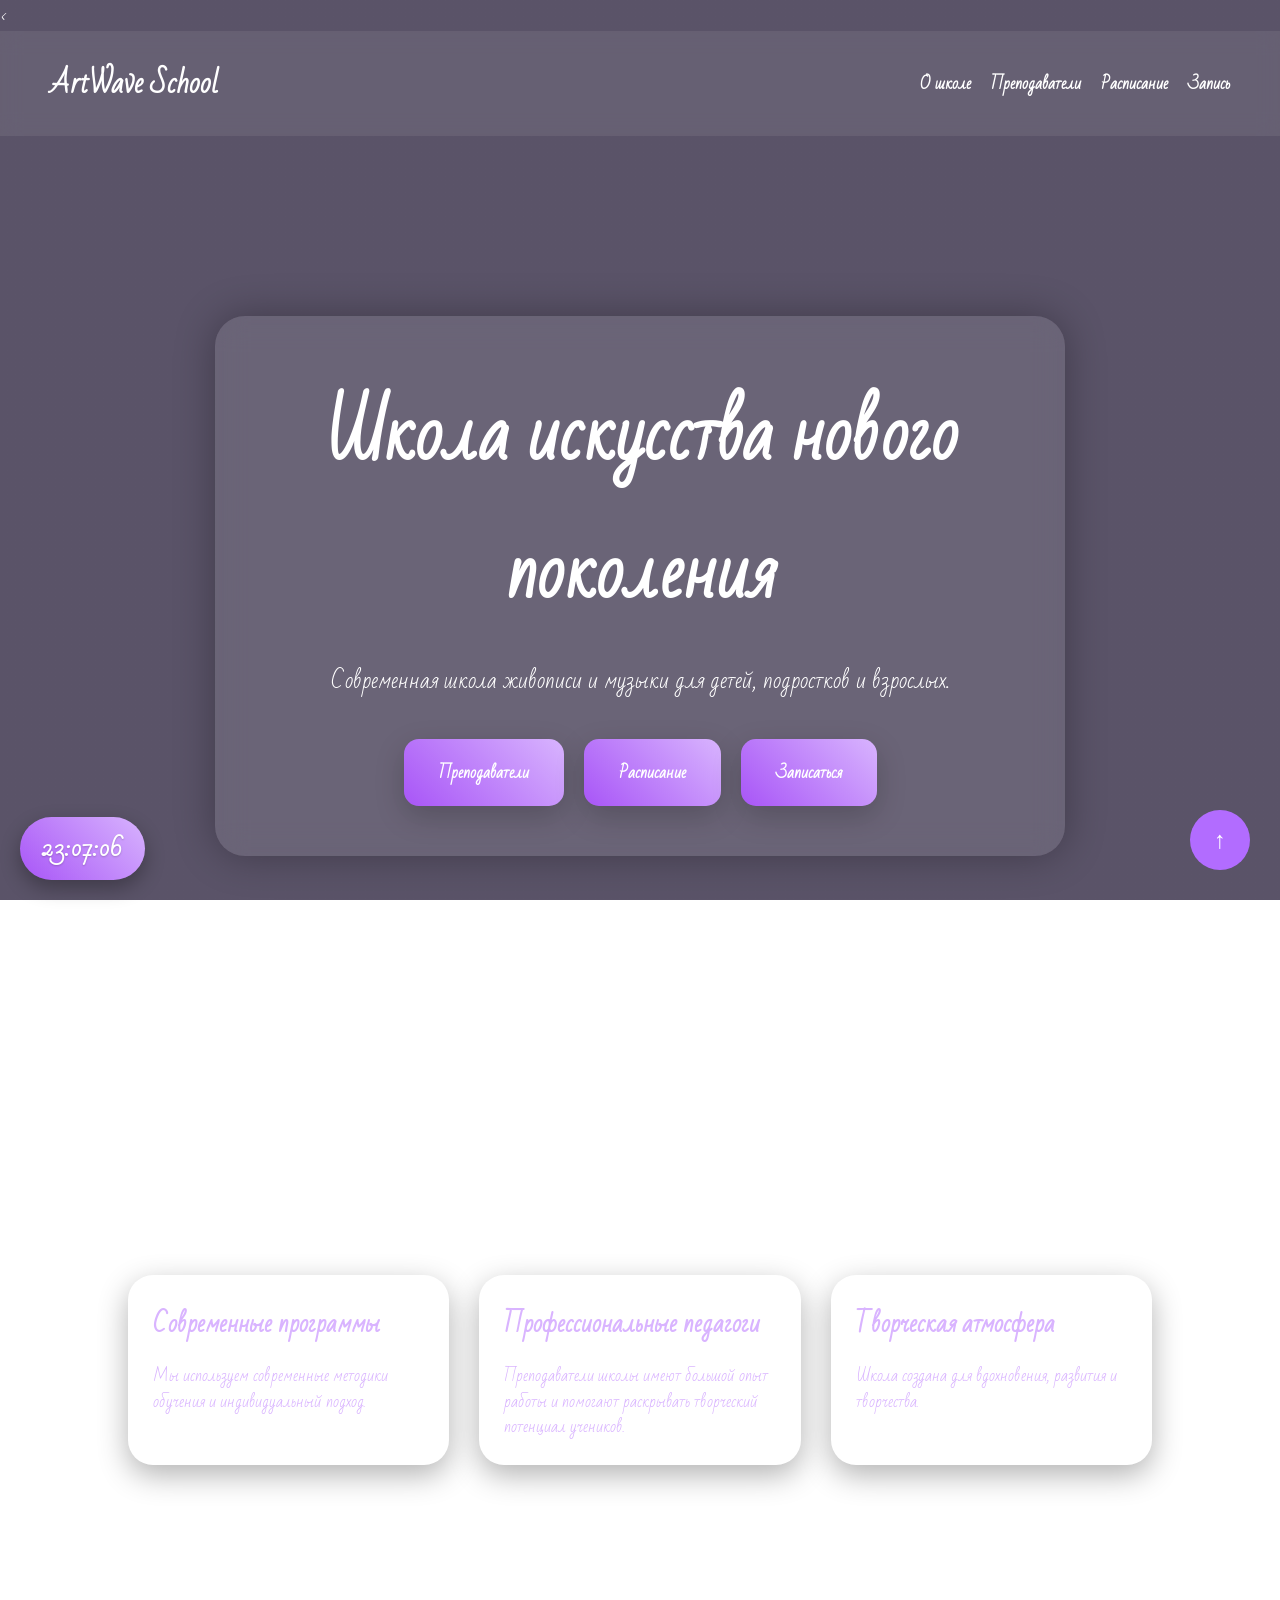
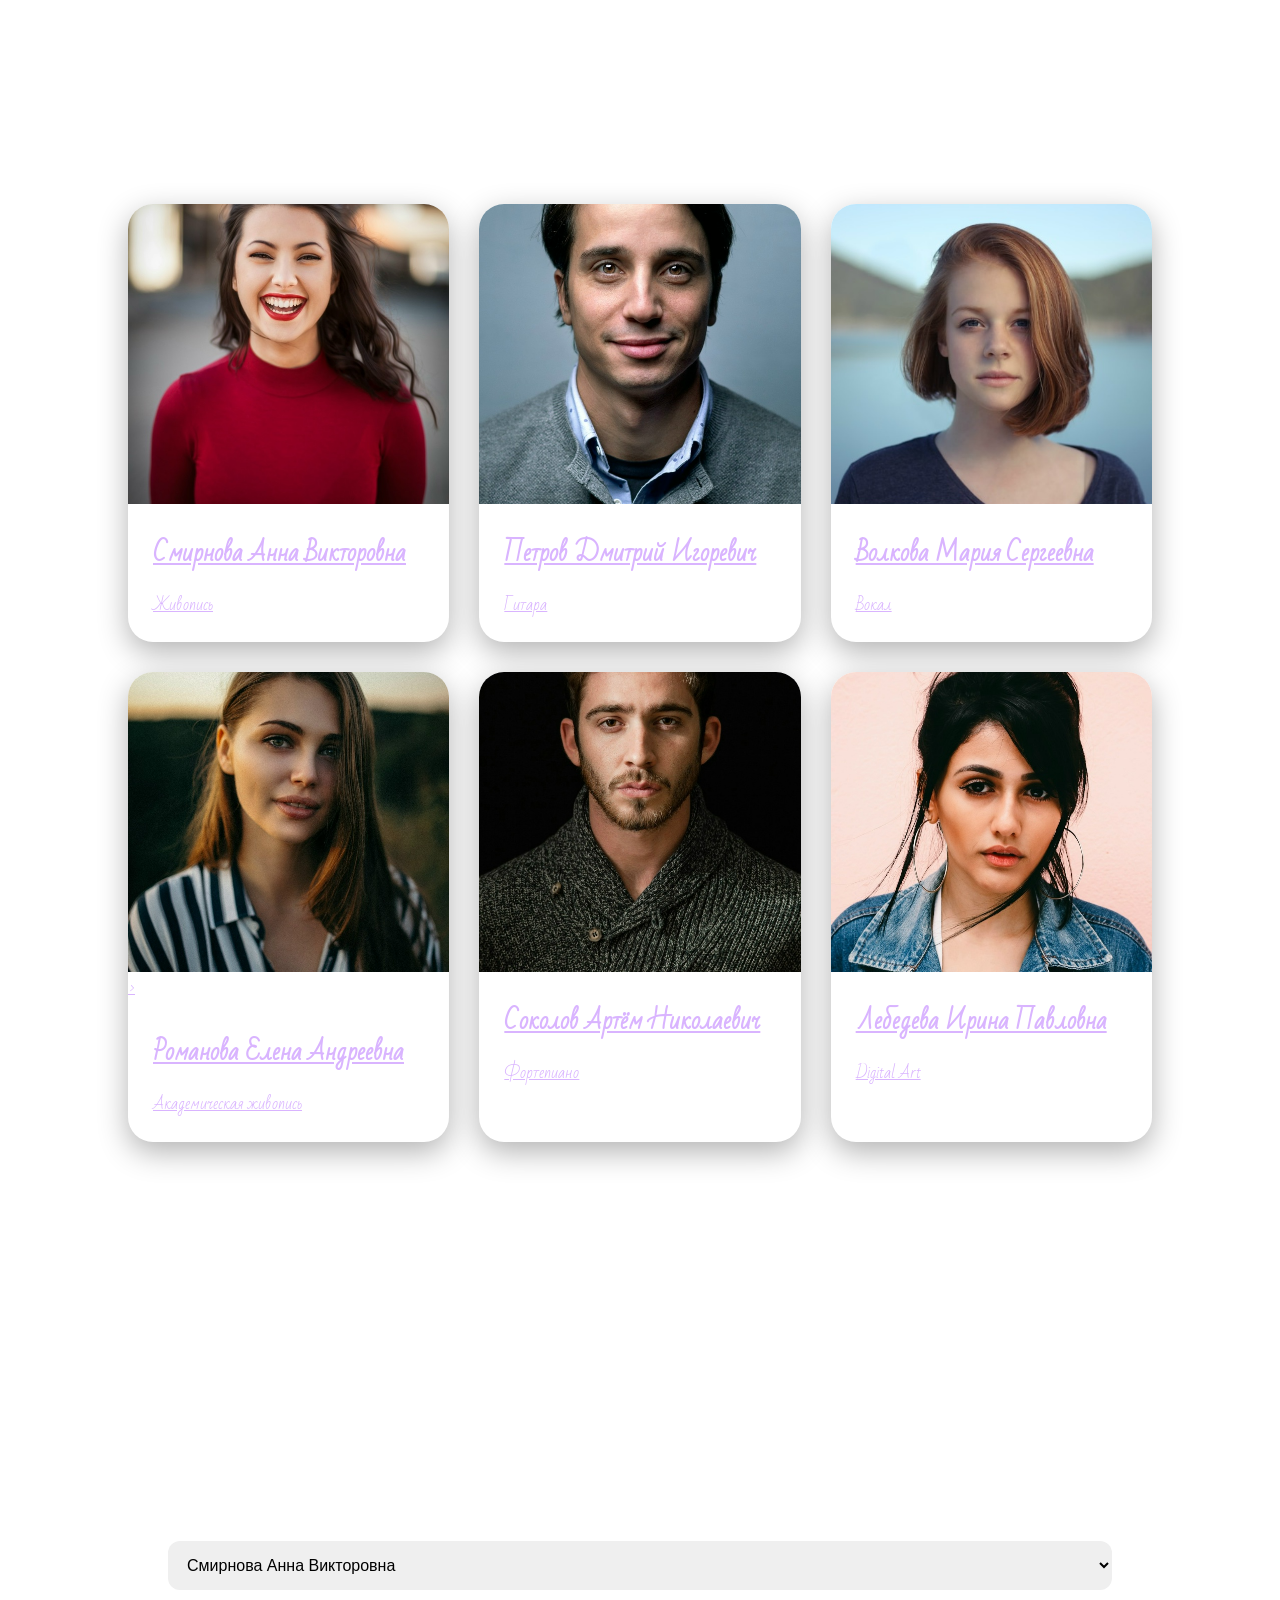
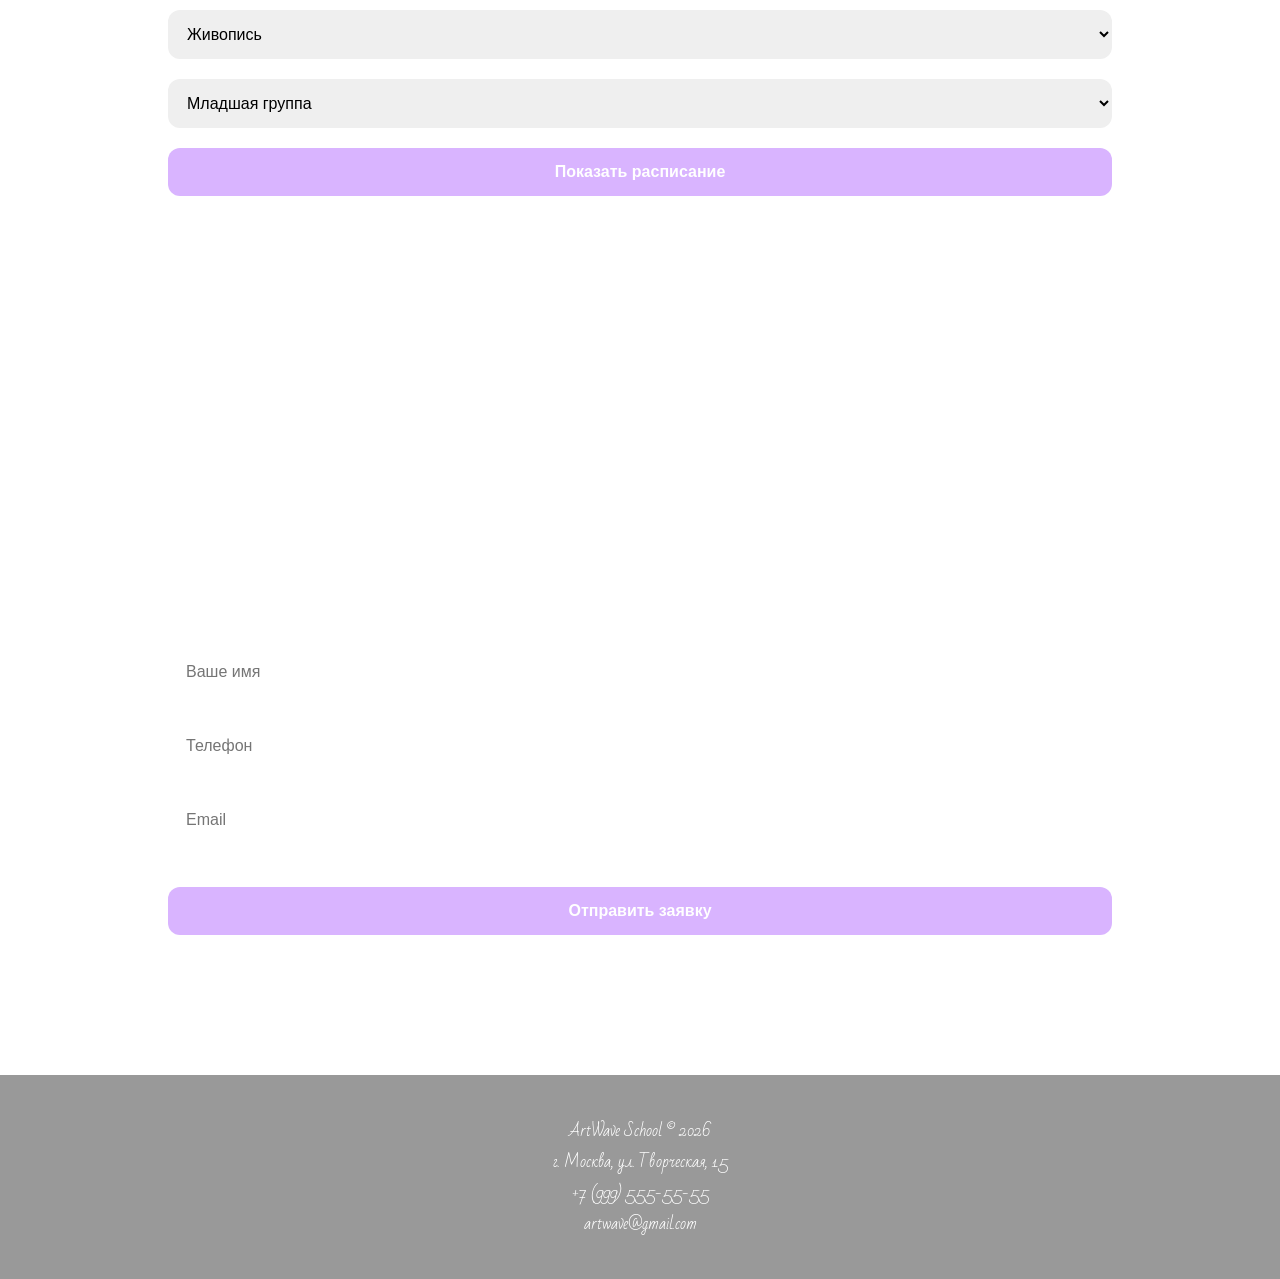
<file: index.html>
<<!DOCTYPE html>
<html lang="ru">

<head>

    <meta charset="UTF-8">

    <meta name="viewport"
          content="width=device-width, initial-scale=1.0">

    <title>
        ArtWave School
    </title>

    <link rel="stylesheet"
          href="style.css">

</head>

<body>


<!-- HEADER -->

<header>

    <div class="logo">
        ArtWave School
    </div>

    <nav>

        <a href="#about">
            О школе
        </a>

        <a href="#teachers">
            Преподаватели
        </a>

        <a href="#schedule">
            Расписание
        </a>

        <a href="#signup">
            Запись
        </a>

    </nav>

</header>



<!-- HERO -->

<section class="hero">

    <div class="hero-content">

        <h1>

            Школа искусства
            нового поколения

        </h1>

        <p>

            Современная школа
            живописи и музыки
            для детей,
            подростков и взрослых.

        </p>

        <div class="buttons">

            <a href="#teachers">
                Преподаватели
            </a>

            <a href="#schedule">
                Расписание
            </a>

            <a href="#signup">
                Записаться
            </a>

        </div>

    </div>

</section>



<!-- О ШКОЛЕ -->

<section id="about">

    <h2 class="section-title">
        Почему выбирают нас
    </h2>

    <div class="cards">

        <div class="card">

            <div class="card-content">

                <h3>
                    Современные программы
                </h3>

                <p>

                    Мы используем
                    современные методики
                    обучения и индивидуальный
                    подход.

                </p>

            </div>

        </div>


        <div class="card">

            <div class="card-content">

                <h3>
                    Профессиональные педагоги
                </h3>

                <p>

                    Преподаватели школы
                    имеют большой опыт
                    работы и помогают
                    раскрывать творческий
                    потенциал учеников.

                </p>

            </div>

        </div>


        <div class="card">

            <div class="card-content">

                <h3>
                    Творческая атмосфера
                </h3>

                <p>

                    Школа создана
                    для вдохновения,
                    развития и творчества.

                </p>

            </div>

        </div>

    </div>

</section>



<!-- ПРЕПОДАВАТЕЛИ -->

<section id="teachers">

    <h2 class="section-title">
        Преподаватели
    </h2>

    <div class="cards">


        <a href="teachers/smirnova.html"
           class="card">

            <img src="images/smirnova.jpg" alt="teacher">

            <div class="card-content">

                <h3>
                    Смирнова Анна Викторовна
                </h3>

                <p>
                    Живопись
                </p>

            </div>

        </a>



        <a href="teachers/petrov.html"
           class="card">

            <img src="images/petrov.jpg" alt="teacher">

            <div class="card-content">

                <h3>
                    Петров Дмитрий Игоревич
                </h3>

                <p>
                    Гитара
                </p>

            </div>

        </a>



        <a href="teachers/volkova.html"
           class="card">

            <img src="images/volkova.jpg" alt="teacher">
            <div class="card-content">

                <h3>
                    Волкова Мария Сергеевна
                </h3>

                <p>
                    Вокал
                </p>

            </div>

        </a>



        <a href="teachers/romanova.html"
           class="card">

            <img src="images/romanova.jpg" alt="teacher">>

            <div class="card-content">

                <h3>
                    Романова Елена Андреевна
                </h3>

                <p>
                    Академическая живопись
                </p>

            </div>

        </a>



        <a href="teachers/sokolov.html"
           class="card">

           <img src="images/sokolov.jpg" alt="teacher">

            <div class="card-content">

                <h3>
                    Соколов Артём Николаевич
                </h3>

                <p>
                    Фортепиано
                </p>

            </div>

        </a>



        <a href="teachers/lebedeva.html"
           class="card">
<img src="images/lebedeva.jpg" alt="teacher">

            <div class="card-content">

                <h3>
                    Лебедева Ирина Павловна
                </h3>

                <p>
                    Digital Art
                </p>

            </div>

        </a>

    </div>

</section>



<!-- РАСПИСАНИЕ -->

<section id="schedule">

    <h2 class="section-title">
        Расписание
    </h2>

    <div class="schedule-box">

        <select id="teacherSelect">

            <option>
                Смирнова Анна Викторовна
            </option>

            <option>
                Петров Дмитрий Игоревич
            </option>

            <option>
                Волкова Мария Сергеевна
            </option>

            <option>
                Романова Елена Андреевна
            </option>

            <option>
                Соколов Артём Николаевич
            </option>

            <option>
                Лебедева Ирина Павловна
            </option>

        </select>


        <select id="directionSelect">

            <option>
                Живопись
            </option>

            <option>
                Музыка
            </option>

        </select>


        <select id="groupSelect">

            <option>
                Младшая группа
            </option>

            <option>
                Средняя группа
            </option>

            <option>
                Старшая группа
            </option>

            <option>
                Взрослая группа
            </option>

        </select>


        <button id="showScheduleBtn">

            Показать расписание

        </button>


        <div id="scheduleResult">

        </div>

    </div>

</section>



<!-- ЗАПИСЬ -->

<section id="signup">

    <h2 class="section-title">
        Запись на обучение
    </h2>

    <div class="schedule-box">

        <form id="signupForm">

            <input type="text"
                   placeholder="Ваше имя"
                   required>

            <input type="tel"
                   placeholder="Телефон"
                   required>

            <input type="email"
                   placeholder="Email"
                   required>

            <button type="submit">

                Отправить заявку

            </button>

        </form>

    </div>

</section>



<!-- FOOTER -->

<footer>

    <p>

        ArtWave School © 2026

    </p>

    <p>

        г. Москва,
        ул. Творческая, 15

    </p>

    <p>

        +7 (999) 555-55-55

    </p>

    <p>

        artwave@gmail.com

    </p>

</footer>



<!-- КНОПКА ВВЕРХ -->

<button id="topBtn">

    ↑

</button>



<script src="script.js"></script>

</body>

</html>
</file>
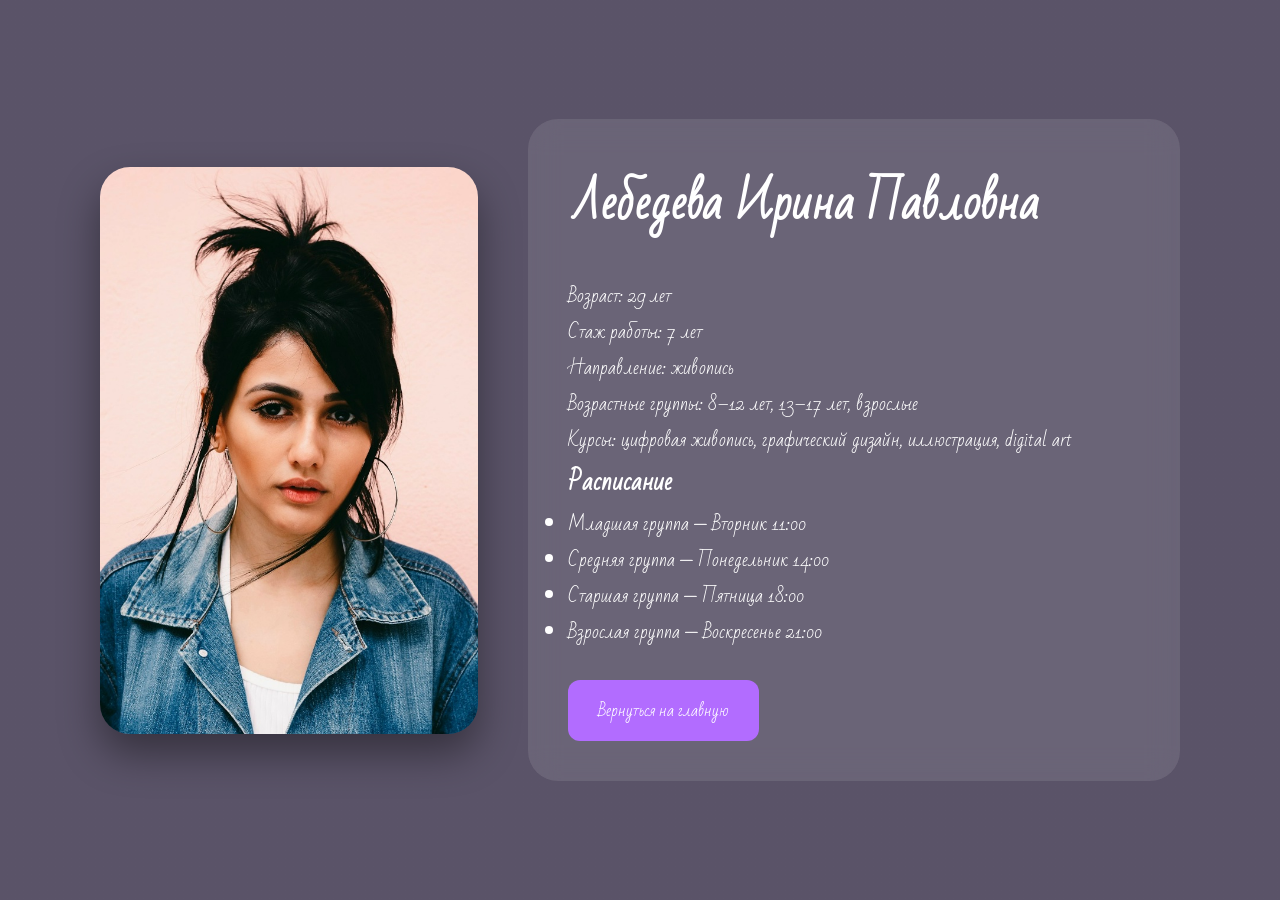
<file: teachers/lebedeva.html>
<!DOCTYPE html>
<html lang="ru">

<head>

    <meta charset="UTF-8">

    <meta name="viewport"
          content="width=device-width, initial-scale=1.0">

    <title>
        Лебедева Ирина Павловна
    </title>

    <link rel="stylesheet"
          href="../style.css">

</head>

<body>

<section class="teacher-page">

   <img src="../images/lebedeva.jpg" alt="teacher">

    <div>

        <h1>
            Лебедева Ирина Павловна
        </h1>

        <p>
            Возраст:
            29 лет
        </p>

        <p>
            Стаж работы:
            7 лет
        </p>

        <p>
            Направление:
            живопись
        </p>

        <p>
            Возрастные группы:
            8–12 лет,
            13–17 лет,
            взрослые
        </p>

        <p>
            Курсы:
            цифровая живопись,
            графический дизайн,
            иллюстрация,
            digital art
        </p>

        <h2>
            Расписание
        </h2>

        <ul>

            <li>
                Младшая группа —
                Вторник 11:00
            </li>

            <li>
                Средняя группа —
                Понедельник 14:00
            </li>

            <li>
                Старшая группа —
                Пятница 18:00
            </li>

            <li>
                Взрослая группа —
                Воскресенье 21:00
            </li>

        </ul>

        <a href="../index.html"
           class="back-btn">

            Вернуться на главную

        </a>

    </div>

</section>

</body>

</html>
</file>
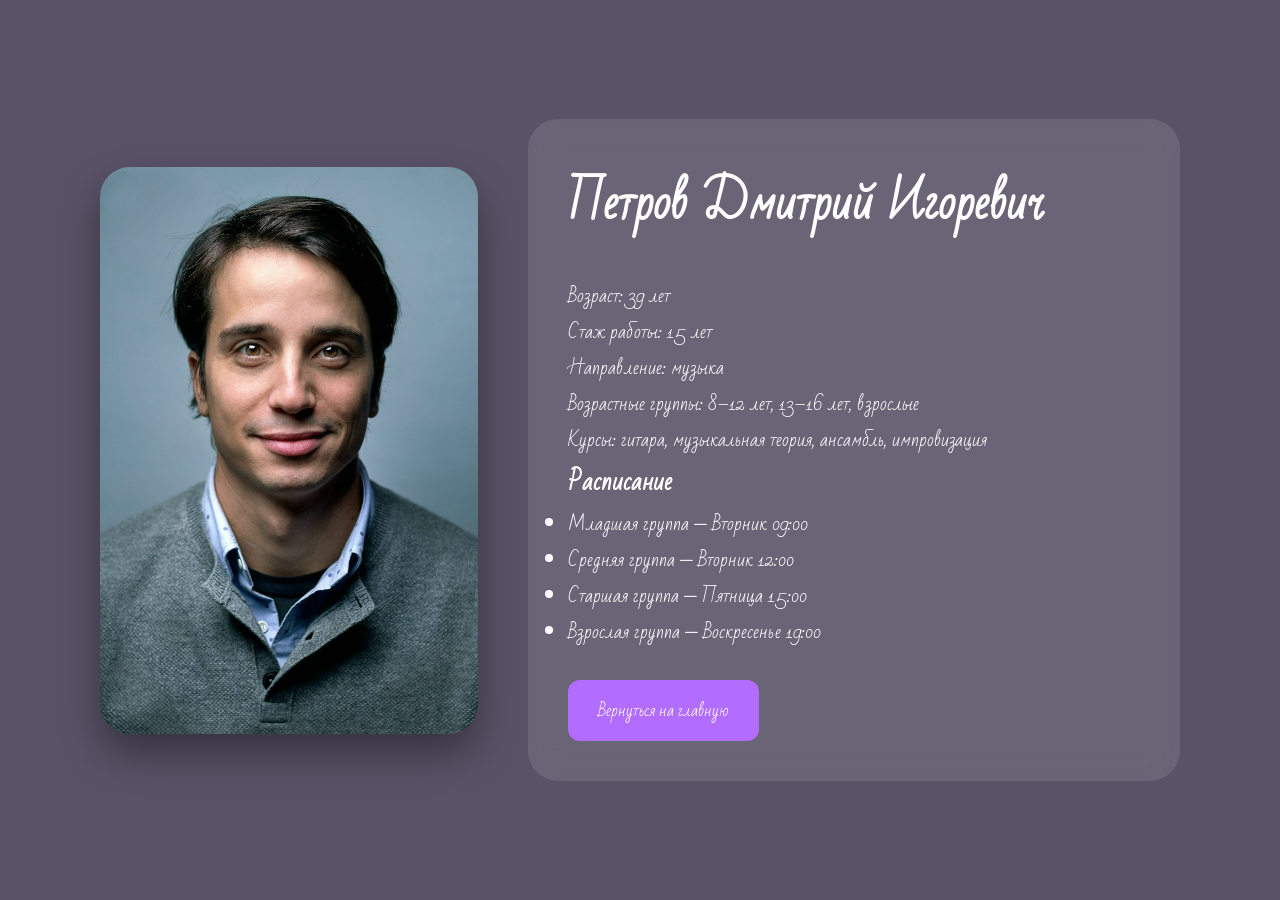
<file: teachers/petrov.html>
<!DOCTYPE html>
<html lang="ru">

<head>

    <meta charset="UTF-8">

    <meta name="viewport"
          content="width=device-width, initial-scale=1.0">

    <title>
        Петров Дмитрий Игоревич
    </title>

    <link rel="stylesheet"
          href="../style.css">

</head>

<body>

<section class="teacher-page">

    <img src="../images/petrov.jpg" alt="teacher">

    <div>

        <h1>
            Петров Дмитрий Игоревич
        </h1>

        <p>
            Возраст:
            39 лет
        </p>

        <p>
            Стаж работы:
            15 лет
        </p>

        <p>
            Направление:
            музыка
        </p>

        <p>
            Возрастные группы:
            8–12 лет,
            13–16 лет,
            взрослые
        </p>

        <p>
            Курсы:
            гитара,
            музыкальная теория,
            ансамбль,
            импровизация
        </p>

        <h2>
            Расписание
        </h2>

        <ul>

            <li>
                Младшая группа —
                Вторник 09:00
            </li>

            <li>
                Средняя группа —
                Вторник 12:00
            </li>

            <li>
                Старшая группа —
                Пятница 15:00
            </li>

            <li>
                Взрослая группа —
                Воскресенье 19:00
            </li>

        </ul>

        <a href="../index.html"
           class="back-btn">

            Вернуться на главную

        </a>

    </div>

</section>

</body>

</html>
</file>
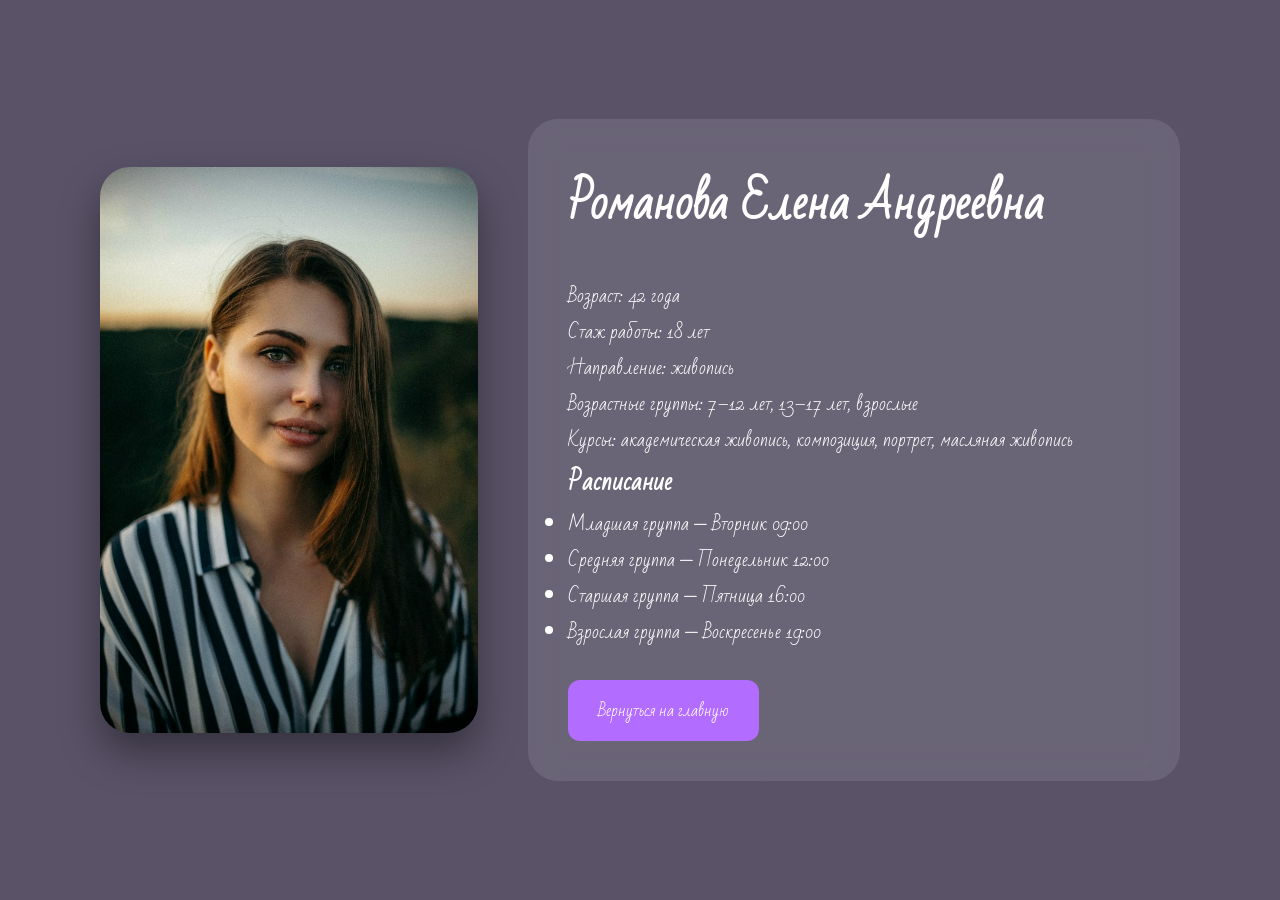
<file: teachers/romanova.html>
<!DOCTYPE html>
<html lang="ru">

<head>

    <meta charset="UTF-8">

    <meta name="viewport"
          content="width=device-width, initial-scale=1.0">

    <title>
        Романова Елена Андреевна
    </title>

    <link rel="stylesheet"
          href="../style.css">

</head>

<body>

<section class="teacher-page">

    <img src="../images/romanova.jpg" alt="teacher">
    <div>

        <h1>
            Романова Елена Андреевна
        </h1>

        <p>
            Возраст:
            42 года
        </p>

        <p>
            Стаж работы:
            18 лет
        </p>

        <p>
            Направление:
            живопись
        </p>

        <p>
            Возрастные группы:
            7–12 лет,
            13–17 лет,
            взрослые
        </p>

        <p>
            Курсы:
            академическая живопись,
            композиция,
            портрет,
            масляная живопись
        </p>

        <h2>
            Расписание
        </h2>

        <ul>

            <li>
                Младшая группа —
                Вторник 09:00
            </li>

            <li>
                Средняя группа —
                Понедельник 12:00
            </li>

            <li>
                Старшая группа —
                Пятница 16:00
            </li>

            <li>
                Взрослая группа —
                Воскресенье 19:00
            </li>

        </ul>

        <a href="../index.html"
           class="back-btn">

            Вернуться на главную

        </a>

    </div>

</section>

</body>

</html>
</file>
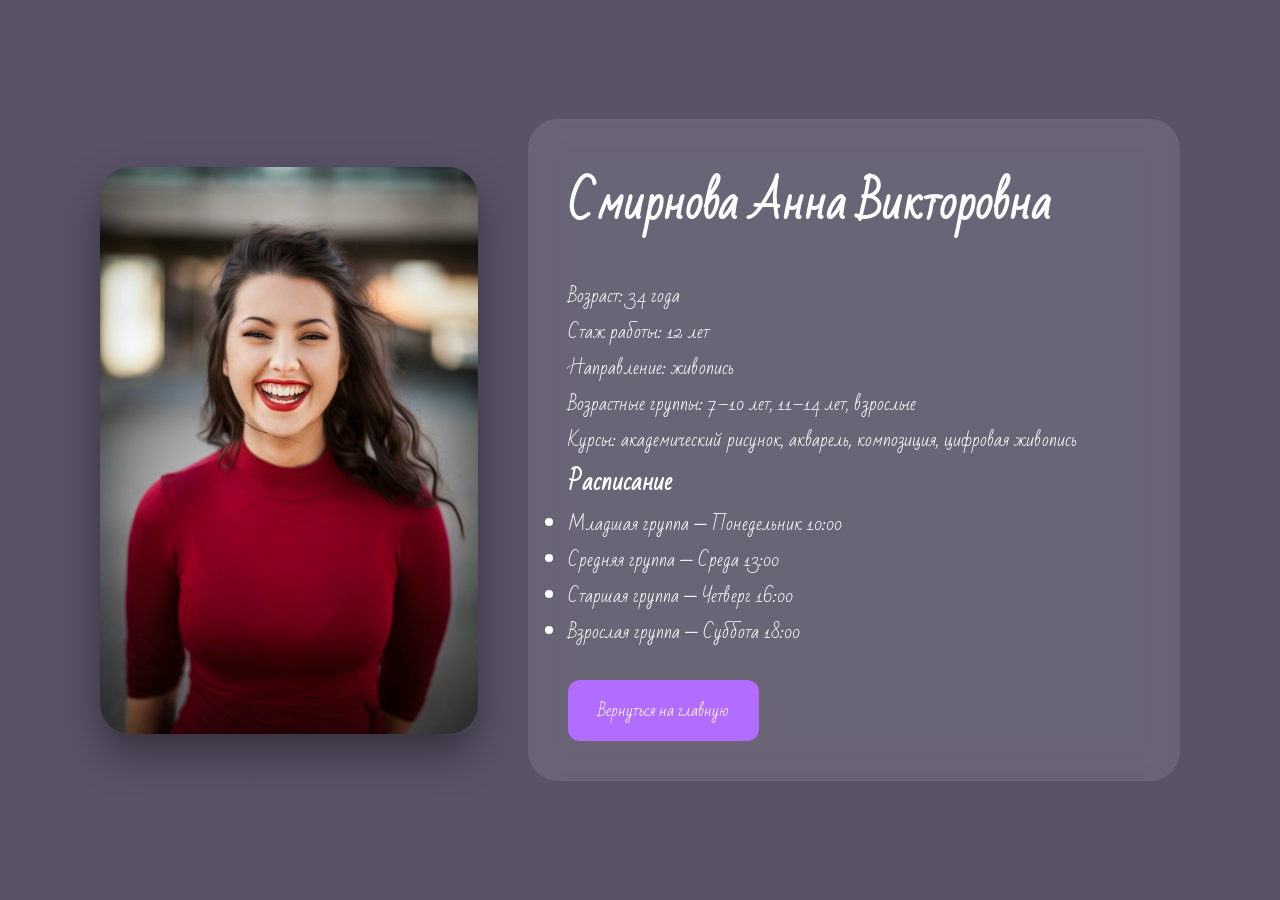
<file: teachers/smirnova.html>
<!DOCTYPE html>
<html lang="ru">

<head>

    <meta charset="UTF-8">

    <meta name="viewport"
          content="width=device-width, initial-scale=1.0">

    <title>
        Смирнова Анна Викторовна
    </title>

    <link rel="stylesheet"
          href="../style.css">

</head>

<body>

<section class="teacher-page">

  <img src="../images/smirnova.jpg" alt="teacher">

    <div>

        <h1>
            Смирнова Анна Викторовна
        </h1>

        <p>

            Возраст:
            34 года

        </p>

        <p>

            Стаж работы:
            12 лет

        </p>

        <p>

            Направление:
            живопись

        </p>

        <p>

            Возрастные группы:
            7–10 лет,
            11–14 лет,
            взрослые

        </p>

        <p>

            Курсы:
            академический рисунок,
            акварель,
            композиция,
            цифровая живопись

        </p>

        <h2>
            Расписание
        </h2>

        <ul>

            <li>
                Младшая группа —
                Понедельник 10:00
            </li>

            <li>
                Средняя группа —
                Среда 13:00
            </li>

            <li>
                Старшая группа —
                Четверг 16:00
            </li>

            <li>
                Взрослая группа —
                Суббота 18:00
            </li>

        </ul>

        <a href="../index.html"
           class="back-btn">

            Вернуться на главную

        </a>

    </div>

</section>

</body>

</html>
</file>
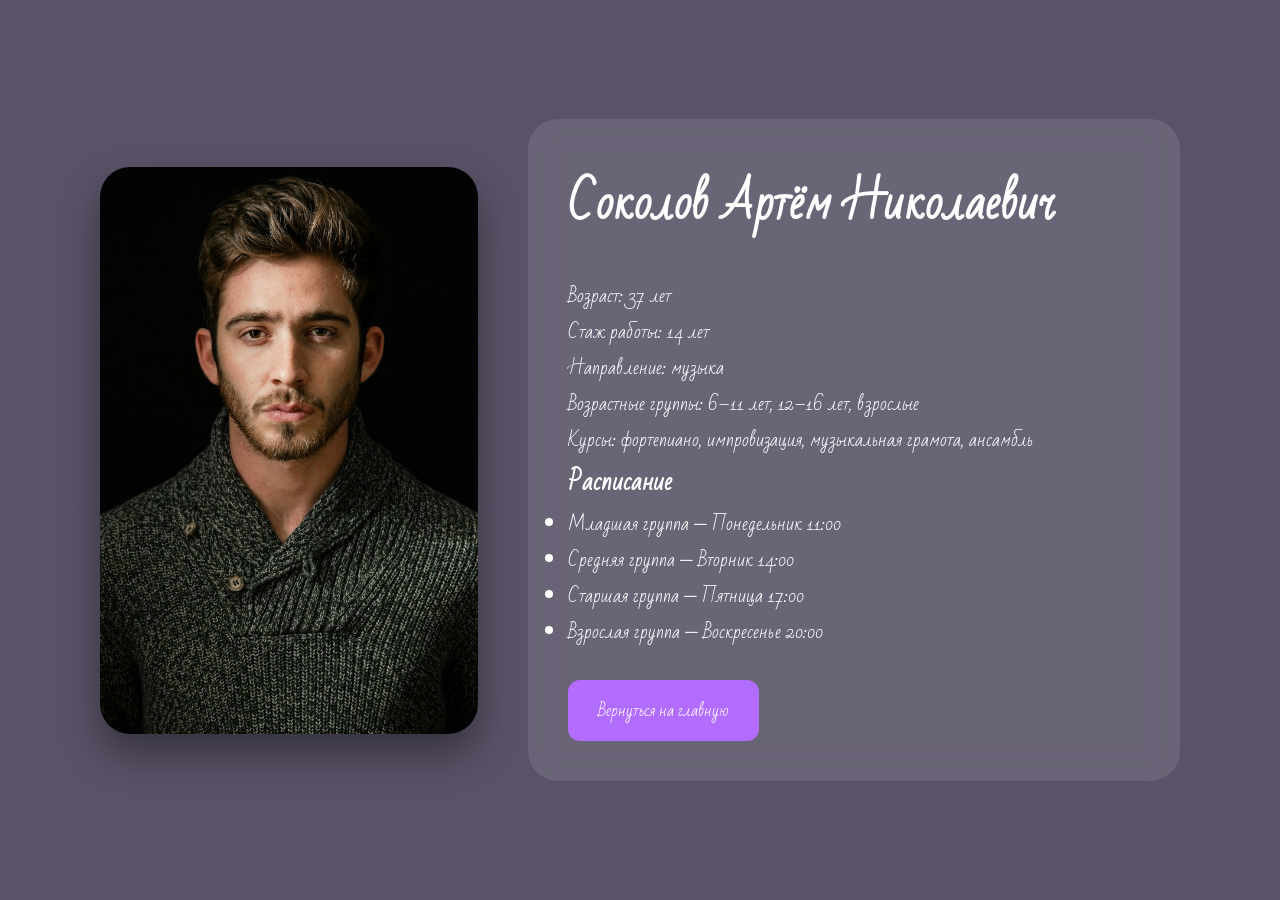
<file: teachers/sokolov.html>
<!DOCTYPE html>
<html lang="ru">

<head>

    <meta charset="UTF-8">

    <meta name="viewport"
          content="width=device-width, initial-scale=1.0">

    <title>
        Соколов Артём Николаевич
    </title>

    <link rel="stylesheet"
          href="../style.css">

</head>

<body>

<section class="teacher-page">

    <img src="../images/sokolov.jpg" alt="teacher">



    <div>

        <h1>
            Соколов Артём Николаевич
        </h1>

        <p>
            Возраст:
            37 лет
        </p>

        <p>
            Стаж работы:
            14 лет
        </p>

        <p>
            Направление:
            музыка
        </p>

        <p>
            Возрастные группы:
            6–11 лет,
            12–16 лет,
            взрослые
        </p>

        <p>
            Курсы:
            фортепиано,
            импровизация,
            музыкальная грамота,
            ансамбль
        </p>

        <h2>
            Расписание
        </h2>

        <ul>

            <li>
                Младшая группа —
                Понедельник 11:00
            </li>

            <li>
                Средняя группа —
                Вторник 14:00
            </li>

            <li>
                Старшая группа —
                Пятница 17:00
            </li>

            <li>
                Взрослая группа —
                Воскресенье 20:00
            </li>

        </ul>

        <a href="../index.html"
           class="back-btn">

            Вернуться на главную

        </a>

    </div>

</section>

</body>

</html>
</file>
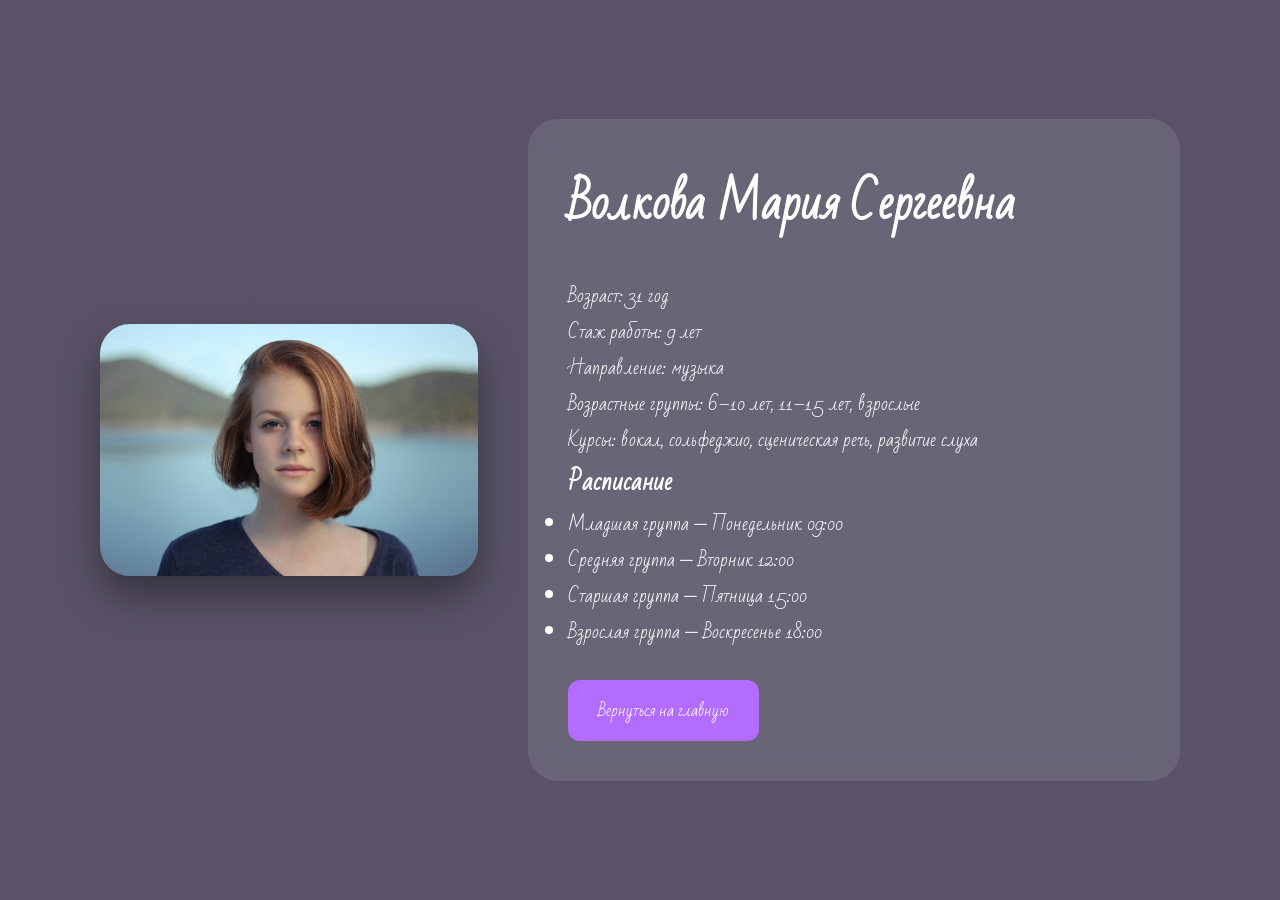
<file: teachers/volkova.html>
<!DOCTYPE html>
<html lang="ru">

<head>

    <meta charset="UTF-8">

    <meta name="viewport"
          content="width=device-width, initial-scale=1.0">

    <title>
        Волкова Мария Сергеевна
    </title>

    <link rel="stylesheet"
          href="../style.css">

</head>

<body>

<section class="teacher-page">

  <img src="../images/volkova.jpg" alt="teacher">

    <div>

        <h1>
            Волкова Мария Сергеевна
        </h1>

        <p>
            Возраст:
            31 год
        </p>

        <p>
            Стаж работы:
            9 лет
        </p>

        <p>
            Направление:
            музыка
        </p>

        <p>
            Возрастные группы:
            6–10 лет,
            11–15 лет,
            взрослые
        </p>

        <p>
            Курсы:
            вокал,
            сольфеджио,
            сценическая речь,
            развитие слуха
        </p>

        <h2>
            Расписание
        </h2>

        <ul>

            <li>
                Младшая группа —
                Понедельник 09:00
            </li>

            <li>
                Средняя группа —
                Вторник 12:00
            </li>

            <li>
                Старшая группа —
                Пятница 15:00
            </li>

            <li>
                Взрослая группа —
                Воскресенье 18:00
            </li>

        </ul>

        <a href="../index.html"
           class="back-btn">

            Вернуться на главную

        </a>

    </div>

</section>

</body>

</html>
</file>
<file: style.css>
@import url('https://fonts.googleapis.com/css2?family=Bad+Script&display=swap&subset=cyrillic');
* {

    margin: 0;
    padding: 0;
    box-sizing: border-box;

}

body {

       font-family: 'Bad Script', cursive;
   

  background:
  linear-gradient(rgba(20, 10, 40, 0.7), rgba(20, 10, 40, 0.7)),
  url("https://i1-c.pinimg.com/736x/8c/98/84/8c9884b798faf1ddb53f6b88b1e1e902.jpg");
    background-size: cover;
    background-position: center;
    background-attachment: fixed;

    color: white;

}


/* HEADER */

header {

    width: 100%;

    padding: 25px 50px;

    display: flex;
    justify-content: space-between;
    align-items: center;

    background: rgba(255,255,255,0.08);

    backdrop-filter: blur(10px);

    position: sticky;
    top: 0;
    z-index: 1000;

}

.logo {

    font-size: 28px;
    font-weight: bold;

}

nav {

    display: flex;
    gap: 20px;

}

nav a {

    text-decoration: none;
    color: white;

    font-weight: bold;

    transition: 0.3s;

}

nav a:hover {

    color: #d7b8ff;

}


/* HERO */

.hero {

    min-height: 100vh;

    display: flex;
    justify-content: center;
    align-items: center;

    text-align: center;

    padding: 40px;

}

.hero-content {

    max-width: 850px;

    background: rgba(255,255,255,0.1);

    padding: 50px;

    border-radius: 30px;

    backdrop-filter: blur(15px);

    box-shadow: 0 0 40px rgba(0,0,0,0.3);

    animation: fadeUp 1s ease;

}

.hero h1 {

    font-size: 70px;

    margin-bottom: 20px;

}

.hero p {

    font-size: 22px;

    line-height: 1.7;

    margin-bottom: 40px;

}


/* КНОПКИ */

.buttons {

    display: flex;
    justify-content: center;
    flex-wrap: wrap;

    gap: 20px;

}

.buttons a {

    padding: 18px 35px;

    background: linear-gradient(
        45deg,
        #a855f7,
        #d8b4fe
    );

    color: white;

    text-decoration: none;

    border-radius: 15px;

    font-weight: bold;

    transition: 0.4s;

    box-shadow: 0 10px 30px rgba(0,0,0,0.2);

}

.buttons a:hover {

    transform: translateY(-5px) scale(1.05);

    box-shadow: 0 20px 40px rgba(0,0,0,0.4);

}


/* СЕКЦИИ */

section {

    padding: 100px 10%;

}

.section-title {

    text-align: center;

    font-size: 45px;

    margin-bottom: 50px;

}


/* КАРТОЧКИ */

.cards {

    display: grid;

    grid-template-columns:
    repeat(auto-fit, minmax(280px, 1fr));

    gap: 30px;

}

.card {

    background: rgba(255,255,255,0.1);

    border-radius: 25px;

    overflow: hidden;

    backdrop-filter: blur(12px);

    transition: 0.5s;

    box-shadow: 0 10px 30px rgba(0,0,0,0.3);

    color: #d9b4ff;  

}

.card:hover {

    transform: translateY(-10px);
    color: #f0d6ff;
}



.card img {

    width: 100%;
    height: 300px;

    object-fit: cover;

}

.card-content {

    padding: 25px;

}

.card h3 {

    margin-bottom: 15px;

    font-size: 24px;

}

.card p {

    line-height: 1.6;


}



/* РАСПИСАНИЕ */

.schedule-box {

    background: rgba(255,255,255,0.1);

    padding: 40px;

    border-radius: 25px;

    backdrop-filter: blur(15px);

}

.schedule-box select,
.schedule-box button {

    width: 100%;

    margin-top: 20px;

    padding: 15px;

    border: none;

    border-radius: 12px;

    font-size: 16px;

}

.schedule-box button {

    background: #d9b4ff;

    color: white;

    font-weight: bold;

    cursor: pointer;

    transition: 0.3s;

}

.schedule-box button:hover {

    background: #c68cff;

}

#scheduleResult {

    margin-top: 30px;

    line-height: 2;

}


/* ФОРМА */

form {

    display: flex;
    flex-direction: column;

    gap: 20px;

}

input {

    padding: 18px;

    border-radius: 12px;

    border: none;

    font-size: 16px;

}

form button {

    padding: 18px;

    border: none;

    border-radius: 12px;

    background: #a855f7;

    color: white;

    font-size: 18px;

    font-weight: bold;

    cursor: pointer;

    transition: 0.3s;

}

form button:hover {

    background: #c084fc;

}


/* FOOTER */

footer {

    text-align: center;

    padding: 40px;

    background: rgba(0,0,0,0.4);

}


/* СТРАНИЦЫ ПРЕПОДАВАТЕЛЕЙ */

.teacher-page {

    min-height: 100vh;

    display: flex;

    gap: 50px;

    align-items: center;

    padding: 100px;

}

.teacher-page img {

    width: 35%;

    border-radius: 30px;

    object-fit: cover;

    box-shadow: 0 20px 40px rgba(0,0,0,0.4);

}

.teacher-page div {

    flex: 1;

    background: rgba(255,255,255,0.1);

    padding: 40px;

    border-radius: 30px;

    backdrop-filter: blur(15px);

}

.teacher-page h1 {

    font-size: 45px;

    margin-bottom: 30px;

}

.teacher-page p,
.teacher-page li {

    line-height: 2;

    font-size: 18px;

}


/* КНОПКА НАЗАД */

.back-btn {

    display: inline-block;

    margin-top: 30px;

    padding: 15px 30px;

    background: #b26cff;

    color: white;

    text-decoration: none;

    border-radius: 12px;

    transition: 0.3s;

}

.back-btn:hover {

    background: #c084fc;

}


/* КНОПКА ВВЕРХ */

#topBtn {

    position: fixed;

    right: 30px;
    bottom: 30px;

    width: 60px;
    height: 60px;

    border-radius: 50%;

    border: none;

    background: #b26cff;

    color: white;

    font-size: 24px;

    cursor: pointer;

    z-index: 1000;

    transition: 0.3s;

}

#topBtn:hover {

    transform: scale(1.1);

    background: #d3a0ff;

}


/* АНИМАЦИЯ */

@keyframes fadeUp {

    from {

        opacity: 0;
        transform: translateY(40px);

    }

    to {

        opacity: 1;
        transform: translateY(0);

    }

}
/* ЧАСЫ */
.clock {
    position: fixed;
    bottom: 20px;
    left: 20px;

    /* Градиент как у кнопок */
    background: linear-gradient(45deg, #a855f7, #d8b4fe);

    /* Полупрозрачность через rgba не нужна, но добавим лёгкое размытие заднего фона */
    backdrop-filter: blur(4px);

    border-radius: 40px;
    padding: 10px 22px;

    font-family: 'Bad Script', monospace, cursive;
    font-size: 22px;
    font-weight: bold;
    letter-spacing: 1px;

    color: white;
    text-shadow: 0 1px 2px rgba(0,0,0,0.2);

    box-shadow: 0 8px 20px rgba(0, 0, 0, 0.3);
    border: none;

    z-index: 1000;

    transition: transform 0.3s ease, box-shadow 0.3s ease;
}

.clock:hover {
    transform: translateY(-3px) scale(1.02);
    box-shadow: 0 12px 28px rgba(0, 0, 0, 0.4);
    background: linear-gradient(45deg, #b87cff, #e2c6ff);
}

/* АДАПТИВНОСТЬ */

@media(max-width: 900px) {

    .teacher-page {

        flex-direction: column;

        padding: 40px;

    }

    .teacher-page img {

        width: 100%;

    }

    .hero h1 {

        font-size: 45px;

    }

    header {

        flex-direction: column;

        gap: 20px;

    }

}
</file>
